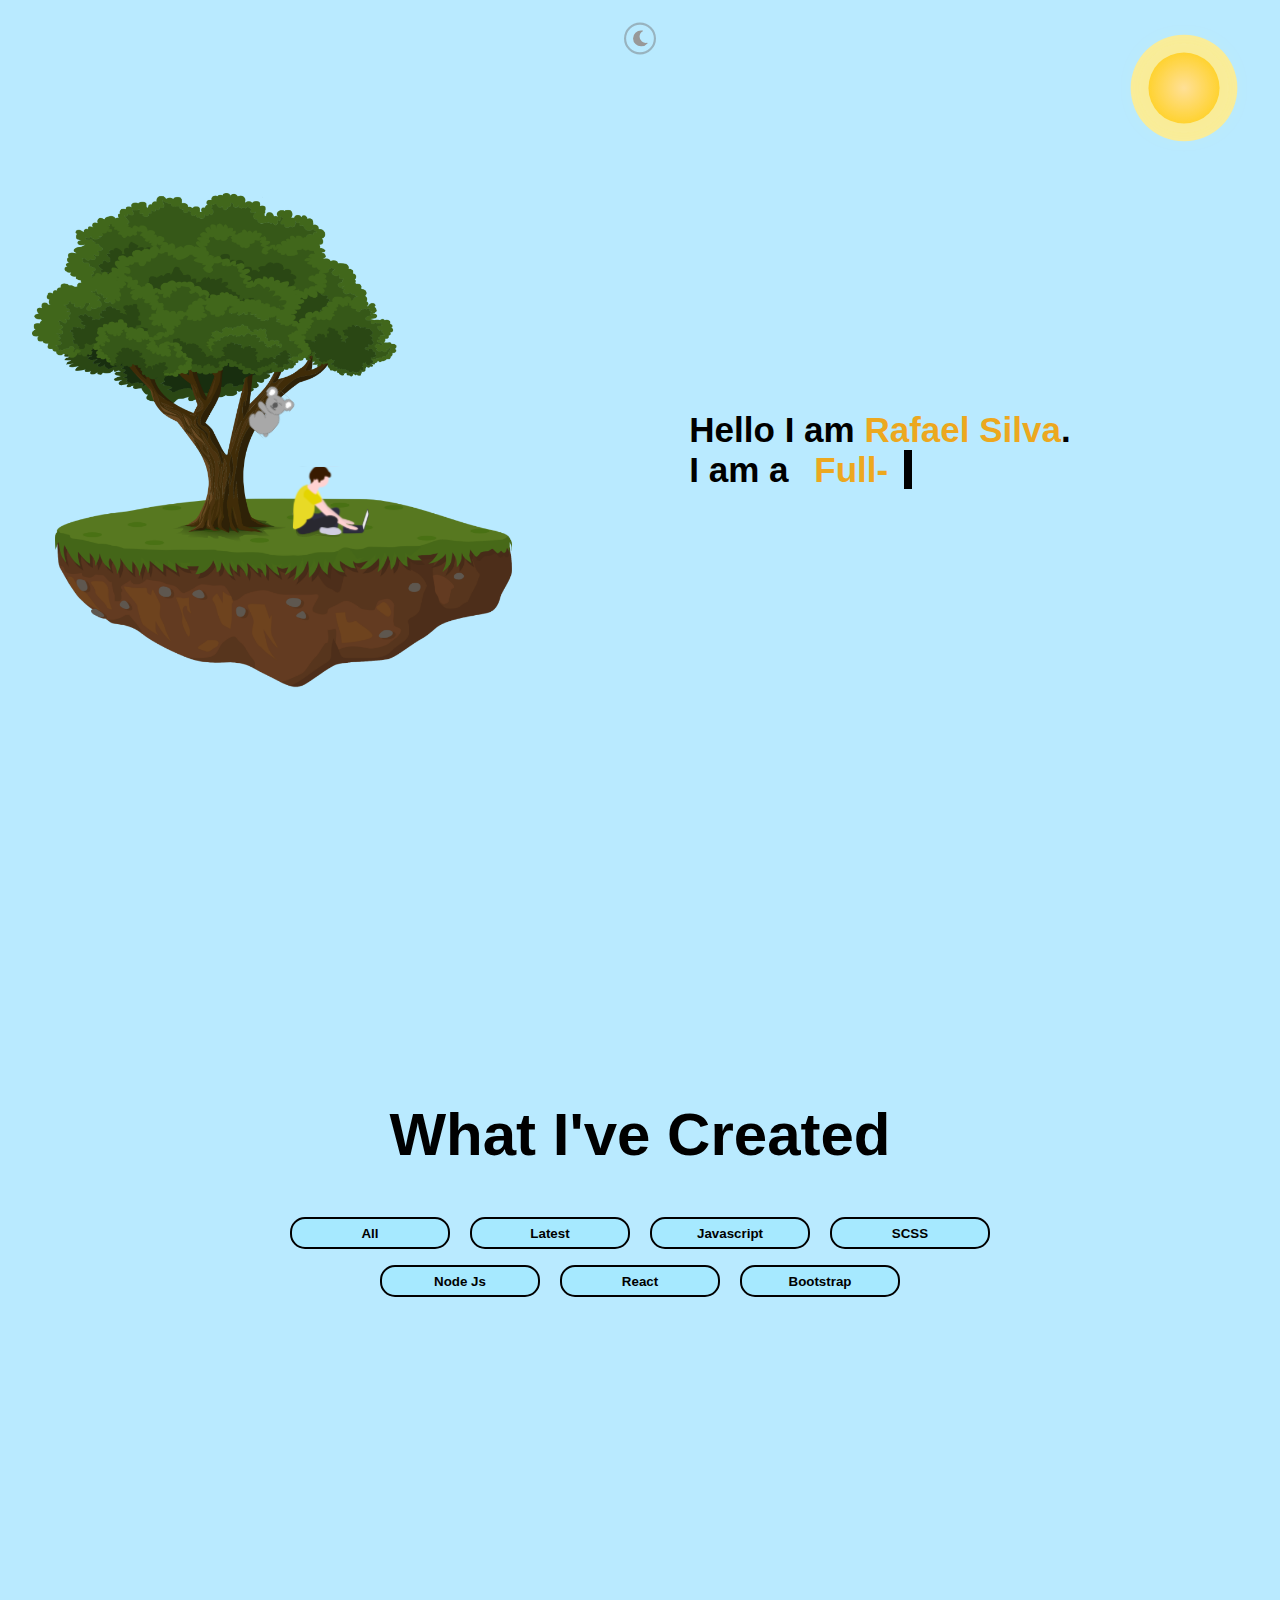
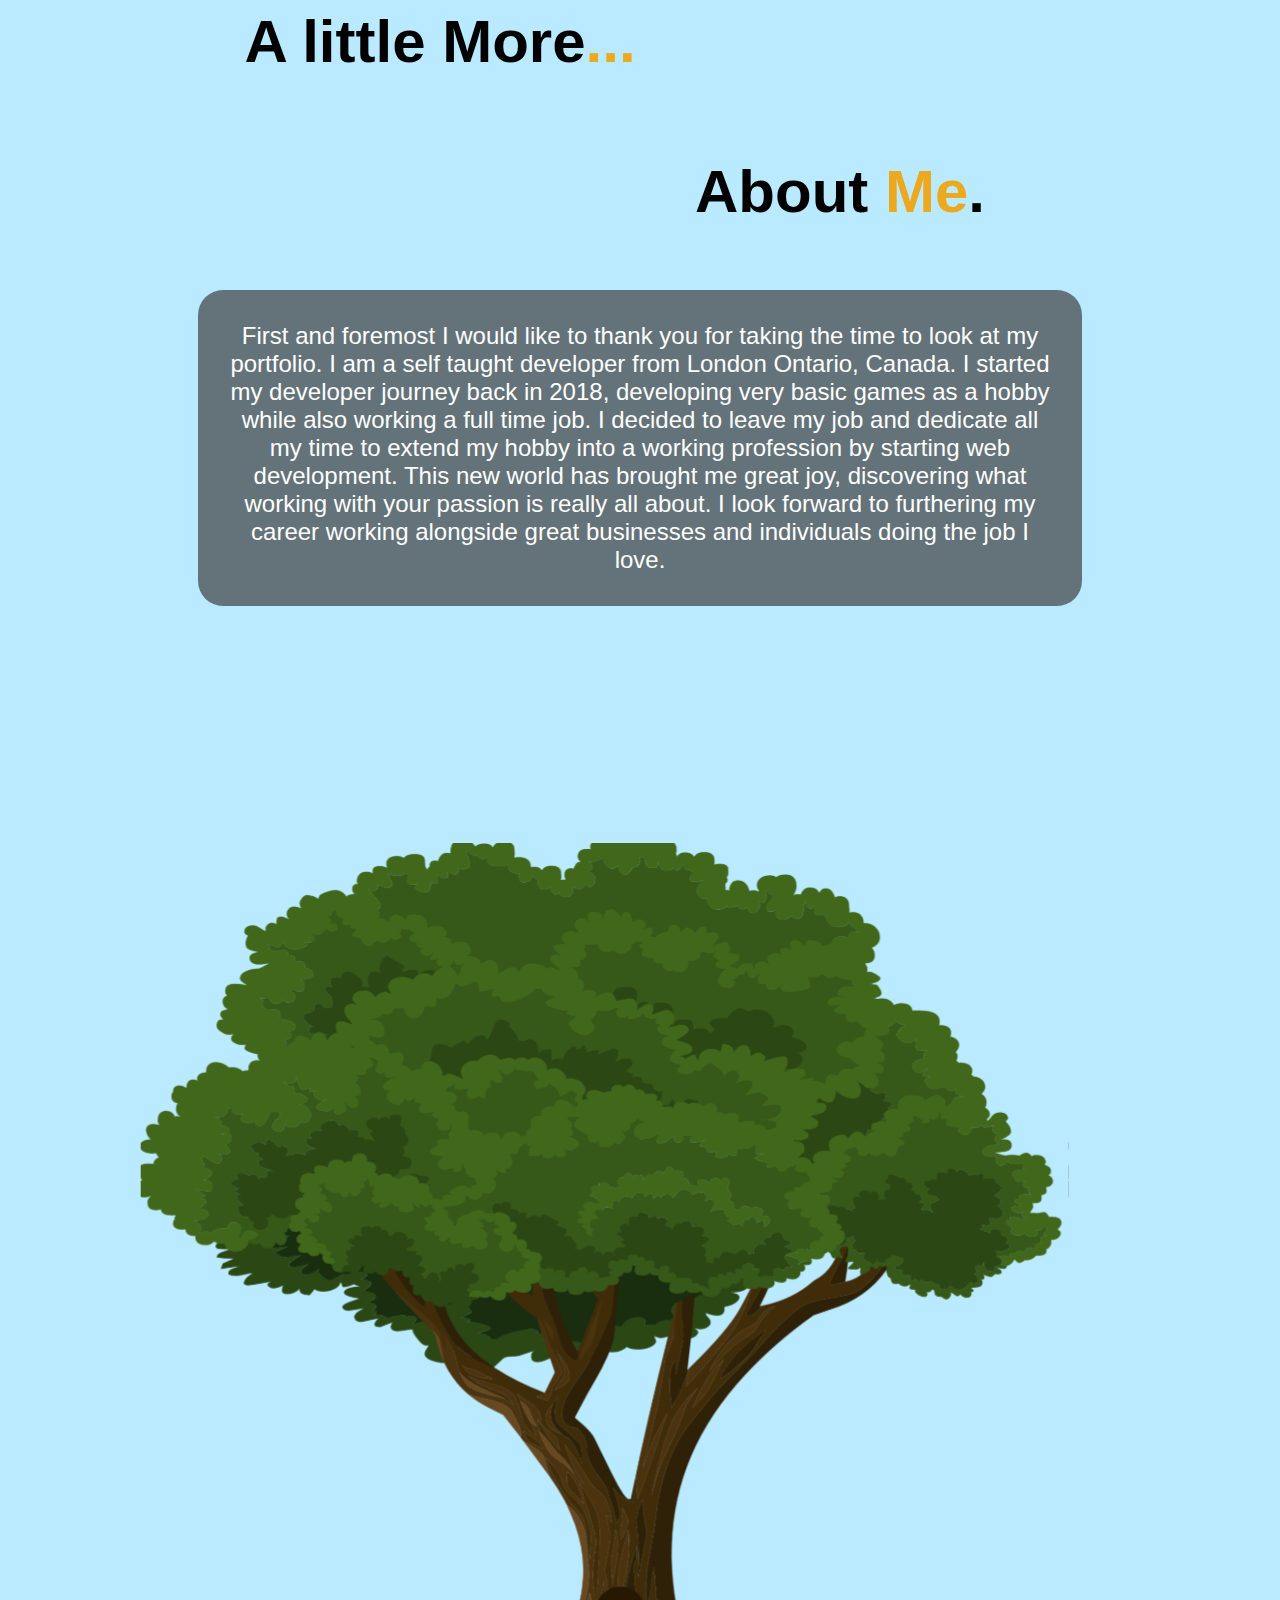
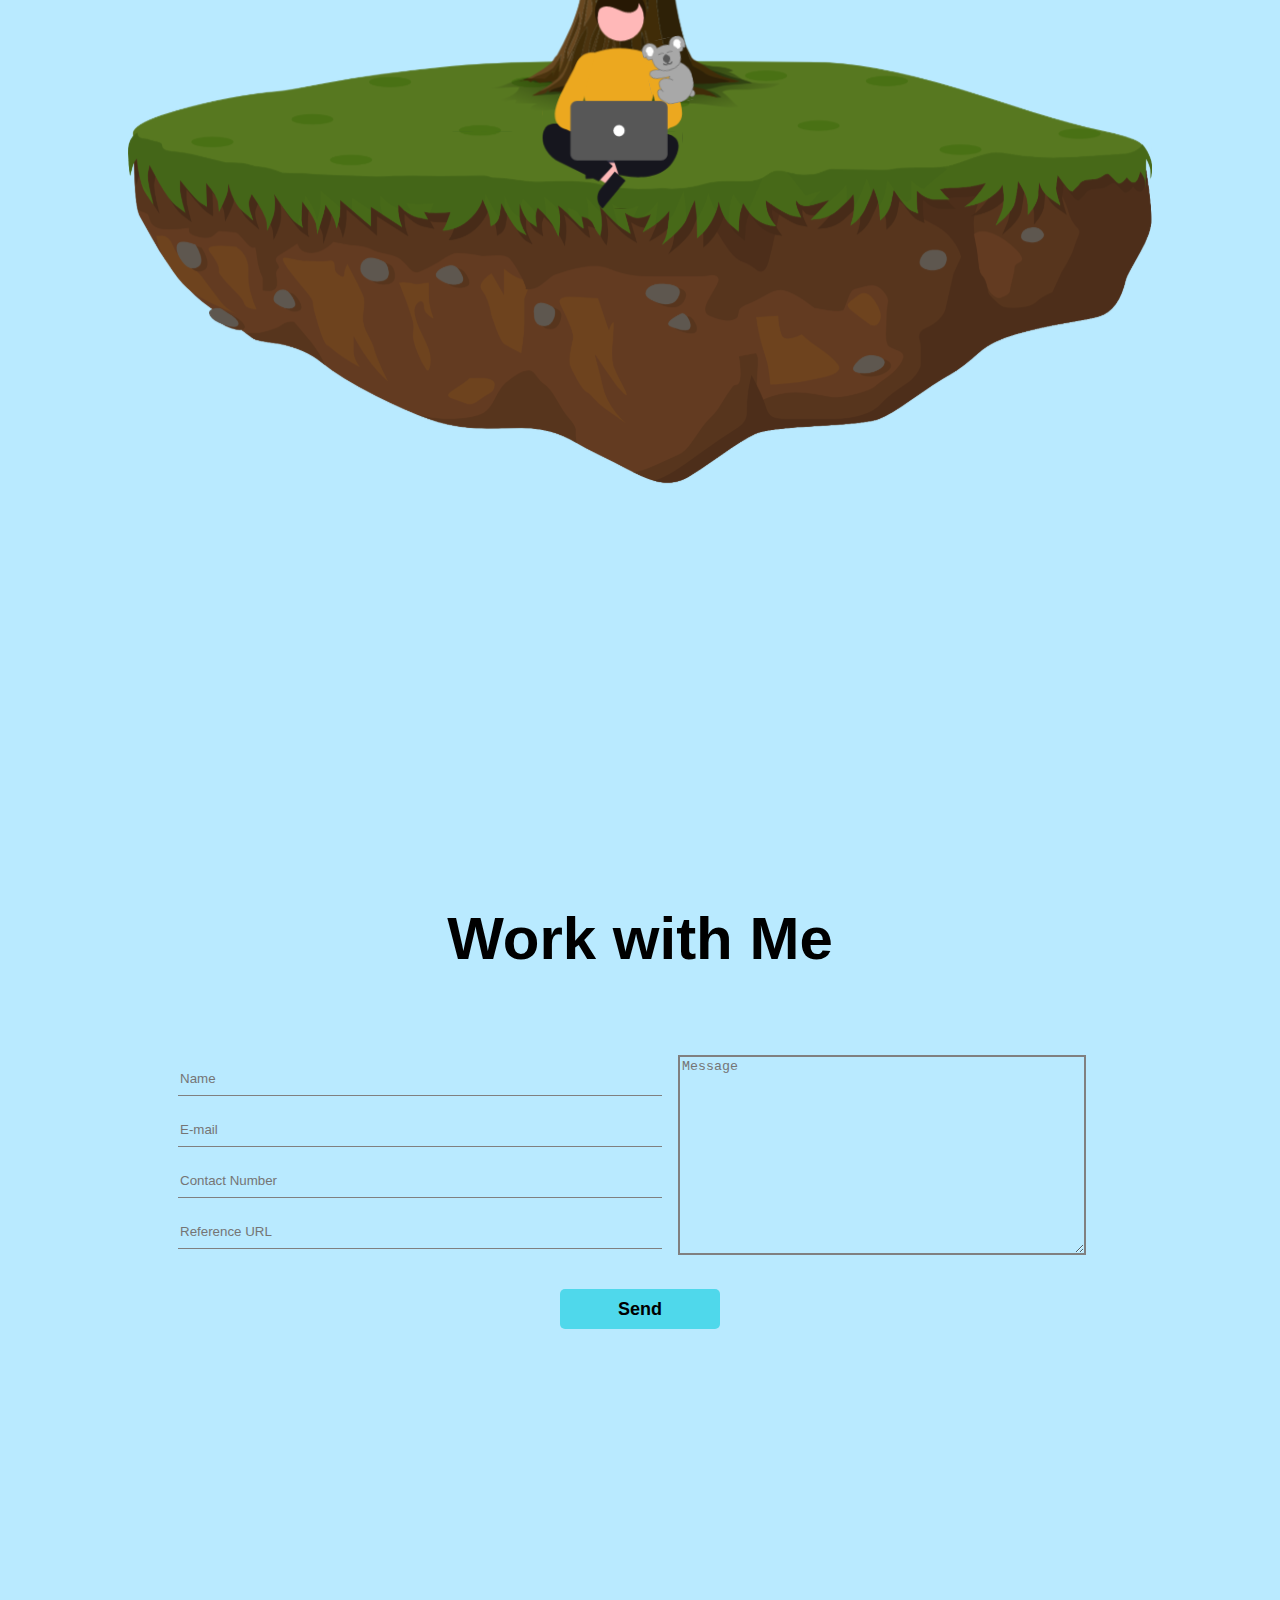
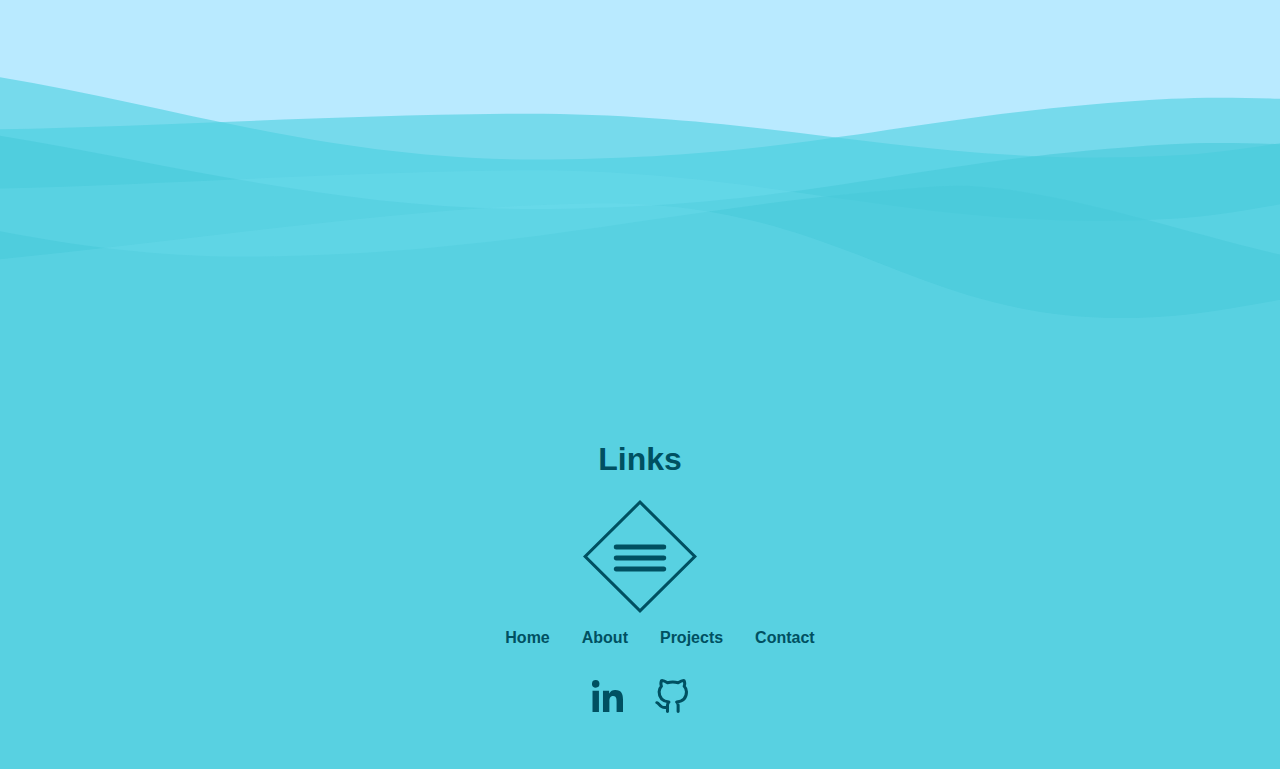
<file: index.html>
<!DOCTYPE html>
<html lang="en">
    <head>
        <title>Rafael Silva</title>
        <link rel="icon" href="./resources/icon.svg">
        <meta name="viewport" content="width=device-width, initial-scale=1, minimum-scale=1" />
        <link rel="stylesheet" href="css/style.css">
    </head>
    <body style="background-color: rgb(185, 234, 255);">

        <!--Main animation-->
        <div class="main-animation">
            <img src="resources/code-island2.svg" id="island" alt="code-island">
            <h1 id="main-heading" class="headings">Hello I am <span>Rafael Silva</span>. <br> I am a <span class="typing"></span></h1>
            <img src="resources/Sun.svg" alt="Sun-or-moon" id="moon-sun">

            <!--night mode button-->
            <svg xmlns="http://www.w3.org/2000/svg" width="45" height="45" viewBox="0 0 45 45" id="night-mode-button">
                <g id="night-mode" transform="translate(-2321 74)">
                  <g id="moon-ring" transform="translate(2321 -74)" fill="none" stroke="#707070" stroke-width="3" opacity="0.45">
                    <circle cx="22.5" cy="22.5" r="22.5" stroke="none"/>
                    <circle cx="22.5" cy="22.5" r="21" fill="none"/>
                  </g>
                  <path id="moon" d="M13.341,22.273a11.521,11.521,0,0,0,8.877-4.124.524.524,0,0,0-.516-.842A8.889,8.889,0,0,1,11.065,8.74,8.683,8.683,0,0,1,15.6,1.153a.519.519,0,0,0-.168-.967A11.816,11.816,0,0,0,13.341,0,11.284,11.284,0,0,0,1.913,11.136,11.284,11.284,0,0,0,13.341,22.273Z" transform="translate(2331.804 -62.773)" fill="#989898"/>
                </g>
              </svg>
            <!--assets-->

            <!--clouds-->
            <img src="resources/Cloud.svg" alt="cloud" class="clouds" id="cloud-1">
            <img src="resources/Cloud.svg" alt="cloud" class="clouds" id="cloud-2">

            

            <!--stars-->
              <img src="resources/star.svg" style="display: none;" alt="star" class="stars" id="star-1">
              <img src="resources/star.svg" style="display: none;" alt="star" class="stars" id="star-2">
              <img src="resources/star.svg" style="display: none;" alt="star" class="stars" id="star-3">
              <img src="resources/star.svg" style="display: none;" alt="star" class="stars" id="star-4">
              <img src="resources/star.svg" style="display: none;" alt="star" class="stars" id="star-5">
              <img src="resources/star.svg" style="display: none;" alt="star" class="stars" id="star-6">
              <img src="resources/star.svg" style="display: none;" alt="star" class="stars" id="star-7">
              <img src="resources/star.svg" style="display: none;" alt="star" class="stars" id="star-8">
              <img src="resources/star.svg" style="display: none;" alt="star" class="stars" id="star-9">
              <img src="resources/star.svg" style="display: none;" alt="star" class="stars" id="star-10">

        </div>

        


        <!--Projects-->
        <div class="projects-section">
            <h1 id="project-header" class="headings">What I've Created</h1>
            <div class="buttons">
                <div class="row-1">
                    <button id="all">All</button>
                    <button id="latest">Latest</button>
                    <button id="js-btn">Javascript</button>
                    <button id="sass-btn">SCSS</button>
                </div>
                <div class="row-2">
                    <button id="node-js">Node Js</button>
                    <button id="react">React</button>
                    <button id="bootstrap-btn">Bootstrap</button>
                </div>
            </div>
            <div class="projects-container">
                <div class="most-popular latest react project ">
                    <img class="sample-image" src = "/resources/fly-away-sample.PNG"></img>
                    <div class="project-info">
                        <a href="https://flyaway.rafaelsilvadev.me" target="_blank"><button>View</button></a>
                        <a href="https://github.com/RS9029/fly-away" target="_blank"><Img src = "/resources/github-white.svg"></Img></a>
                    </div>
                </div>
                <div class="latest project">
                    <img class="sample-image" src = "./resources/barber-kutz-thumbnail.PNG"></img>
                    <div class="project-info">
                        <a href="https://barberkutz.rafaelsilvadev.me" target="_blank"><button>View</button></a>
                        <a href="https://github.com/RS9029/barberKutz" target="_blank"><Img src = "/resources/github-white.svg"></Img></a>
                    </div>
                </div>
                <div class="js project">
                    <img class="sample-image" src = "/resources/marvel-tumbnail.jpg"></img>
                    <div class="project-info">
                        <a href="https://heroindex.rafaelsilvadev.me" target="_blank"><button>View</button></a>
                        <a href="https://github.com/RS9029/marvelHeroIndex" target="_blank"><Img src = "/resources/github-white.svg"></Img></a>
                    </div>
                </div>
                <div class="most-popular sass js nodeJs project">
                    <img class="sample-image" src = "resources/talkR-thumbnail.png"></img>
                    <div class="project-info">
                        <a href="https://talkr-chatapp.herokuapp.com/" target="_blank"><button>View</button></a>
                        <a href="https://github.com/RS9029/TalkR" target="_blank"><Img src = "/resources/github-white.svg"></Img></a>
                    </div>
                </div>
                <div class="js bootstrap project">
                    <img class="sample-image" src = "/resources/coming-soon.PNG"></img>
                    <div class="project-info">
                        <a href="" target="_blank"><button>View</button></a>
                        <a href=""><Img src = "/resources/github-white.svg"></Img></a>
                    </div>
                </div>
                <div class="react project">
                    <img class="sample-image" src = "/resources/coming-soon.PNG"></img>
                    <div class="project-info">
                        <a href="" target="_blank"><button>View</button></a>
                        <a href=""><Img src = "/resources/github-white.svg"></Img></a>
                    </div>
                </div>
                <div class="react project">
                    <img class="sample-image" src = "/resources/coming-soon.PNG"></img>
                    <div class="project-info">
                        <a href="" target="_blank"><button>View</button></a>
                        <a href=""><Img src = "/resources/github-white.svg"></Img></a>
                    </div>
                </div>
                <div class="most-popular htmlcss project">
                    <img class="sample-image" src = "/resources/coming-soon.PNG"></img>
                    <div class="project-info">
                        <a href="" target="_blank"><button>View</button></a>
                        <a href=""><Img src = "/resources/github-white.svg"></Img></a>
                    </div>
                </div>
            </div>
            <img src="resources/star.svg" style="display: none;" alt="star" class="stars" id="star-11">
            <img src="resources/star.svg" style="display: none;" alt="star" class="stars" id="star-12">
            <img src="resources/star.svg" style="display: none;" alt="star" class="stars" id="star-13">
            <img src="resources/star.svg" style="display: none;" alt="star" class="stars" id="star-14">
            <img src="resources/star.svg" style="display: none;" alt="star" class="stars" id="star-15">
            <img src="resources/star.svg" style="display: none;" alt="star" class="stars" id="star-16">
            <img src="resources/star.svg" style="display: none;" alt="star" class="stars" id="star-17">
            <img src="resources/star.svg" style="display: none;" alt="star" class="stars" id="star-18">
            <img src="resources/star.svg" style="display: none;" alt="star" class="stars" id="star-19">
            <img src="resources/star.svg" style="display: none;" alt="star" class="stars" id="star-20">
        </div>

        <!--Second Animation-->
        <div class="second-animation">
            <h1 class="about-header headings" id="about-1">A little More<span>...</span></h1>
            <h1 class="about-header headings" id="about-2">About <span>Me</span>.</h1>

            <img src="resources/star.svg" style="display: none;" alt="star" class="stars" id="star-21">
            <img src="resources/star.svg" style="display: none;" alt="star" class="stars" id="star-22">
            <img src="resources/star.svg" style="display: none;" alt="star" class="stars" id="star-23">
            <img src="resources/star.svg" style="display: none;" alt="star" class="stars" id="star-24">
            <img src="resources/star.svg" style="display: none;" alt="star" class="stars" id="star-25">
            <img src="resources/star.svg" style="display: none;" alt="star" class="stars" id="star-26">
            <img src="resources/star.svg" style="display: none;" alt="star" class="stars" id="star-27">
            <img src="resources/star.svg" style="display: none;" alt="star" class="stars" id="star-28">
            <img src="resources/star.svg" style="display: none;" alt="star" class="stars" id="star-29">
            <img src="resources/star.svg" style="display: none;" alt="star" class="stars" id="star-30">

            <img src="resources/Cloud.svg" alt="cloud" class="clouds" id="cloud-3">
            <img src="resources/Cloud.svg" alt="cloud" class="clouds" id="cloud-4">

            <!-- about container -->
                <p id="about-me">First and foremost I would like to thank you for taking the time to look at my portfolio. I am a self taught developer from London Ontario, Canada. I started my developer journey back in 2018, developing very basic games as a hobby while also working a full time job. I decided to leave my job and dedicate all my time to extend my hobby into a working profession by starting web development. This new world has brought me great joy, discovering what working with your passion is really all about. I look forward to furthering my career working alongside great businesses and individuals doing the job I love.</p>

        </div>

        <!--About-->
        <div class="about-container">
            <img src="resources/code-island-big.svg" alt="me sitting" id="man-sitting">
        </div>

        <!--Contact-->

            <!-- email form -->
        <div class="contact-container">
            <h1 id="wwm-header" class="headings">Work with Me</h1>
            <form action="contact.php" method="POST" class="contact-form">
                <div class="contact-wrapper">
                    <div class="inputs">
                        <input type="text" name="name" placeholder="Name" class="contact-input" required>
                        <input type="email" name="email" placeholder="E-mail" class="contact-input" required>
                        <input type="number" name="phoneNumber" placeholder="Contact Number" class="contact-input">
                        <input type="url" name="urls" placeholder="Reference URL" class="contact-input">
                    </div>
                    <textarea type="text" id="message-box" name="message" placeholder="Message" class="contact-input" required></textarea>

                </div>
                <button id="submit-btn" type="submit" >Send</button>
            </form>

            <img src="resources/star.svg" style="display: none;" alt="star" class="stars" id="star-31">
            <img src="resources/star.svg" style="display: none;" alt="star" class="stars" id="star-32">
            <img src="resources/star.svg" style="display: none;" alt="star" class="stars" id="star-33">
            <img src="resources/star.svg" style="display: none;" alt="star" class="stars" id="star-34">
            <img src="resources/star.svg" style="display: none;" alt="star" class="stars" id="star-35">
            <img src="resources/star.svg" style="display: none;" alt="star" class="stars" id="star-36">
            <img src="resources/star.svg" style="display: none;" alt="star" class="stars" id="star-37">
            <img src="resources/star.svg" style="display: none;" alt="star" class="stars" id="star-38">
            <img src="resources/star.svg" style="display: none;" alt="star" class="stars" id="star-39">
            <img src="resources/star.svg" style="display: none;" alt="star" class="stars" id="star-40">

            <img src="resources/Cloud.svg" alt="cloud" class="clouds" id="cloud-5">
            <img src="resources/Cloud.svg" alt="cloud" class="clouds" id="cloud-6">
        </div>

        <!--Footer-->
        <footer id="footer">
            <svg id="waves-container" xmlns="http://www.w3.org/2000/svg"  viewBox="0 0 3000 700" preserveAspectRatio = "xMidYMid slice">
                <g id="waves" transform="translate(54.26 -399.786)">
                    <path class="waves" id="wave-6" d="M637.467,407.842C454.288,404.967,108.6,501.56-54.25,468.777v631H2945.74V444.546c0,131.365-3.6-6.419-7.916-7.129-154.173-25.371-275.231,38.055-430.125,34.851-128.255-2.654-417.234-31.15-545.836-24.061-251.47,13.861-340.117,55.941-603.148,59.008-273.993,3.191-449.648-90.387-721.274-99.372Z" transform="translate(0 0)" fill="rgba(77,208,225,0.62)" fill-rule="evenodd"/>
                    <path class="waves" id="wave-5" d="M19.067,399.858c-40.5-.529-73.318,1.925-73.318,4.335v695.579h2999.99V459.62c0,128.342-3.6-6.271-7.915-6.965-154.173-24.787-265.35-23.7-420.261-26.835-128.255-2.593-421.18,70.456-549.782,77.378-251.469,13.542-389-43.347-652.024-40.354-273.993,3.118-454.92,22.523-726.512,13.743-188.25-6.086-405.057-60.5-494.409-71.9-24.405-3.115-51.475-4.507-75.777-4.824Z" transform="translate(0 0)" fill="rgba(77,208,225,0.62)" fill-rule="evenodd"/>
                    <path class="waves" id="wave-4" d="M583.581,460.168c-184.835,2.585-480.089,87.939-637.84,54.143v585.474H2945.73V488.55c0,139.8-3.6-6.828-7.915-7.584-154.173-27-275.231,40.489-430.125,37.076-128.255-2.825-417.234-33.139-545.836-25.6-251.47,14.75-340.117,59.535-603.148,62.8-273.993,3.4-486.008-85.477-757.6-95.041q-8.587-.143-17.541-.011Z" transform="translate(0 0)" fill="rgba(72,201,218,0.62)" fill-rule="evenodd"/>
                    <path class="waves" id="wave-3" d="M19.067,478.914c-40.5-.612-73.318,2.231-73.318,5.019v649.743h2999.99V548.045c0,148.484-3.6-7.242-7.915-8.044-154.173-28.678-265.35-27.424-420.261-31.048-128.255-3-421.18,81.518-549.782,89.528-251.469,15.667-389-50.152-652.024-46.688-273.993,3.607-454.92,26.049-726.512,15.891-188.25-7.04-405.057-69.986-494.409-83.18-24.405-3.6-51.475-5.222-75.777-5.589Z" transform="translate(0 -33.905)" fill="rgba(116,225,239,0.25)" fill-rule="evenodd"/>
                    <path class="waves" id="wave-2" d="M336.213,513.668C153.034,510.1,108.59,640.988-54.253,600.344v523.209h2999.99V570.276c0,162.865-3.65-7.546-7.916-8.832-422.574-127.478-437.83,67.093-735.339,79.816-128.221,5.484-337.415-92.936-465.99-84.144C1485.023,574.3,1339.08,621.5,1076.06,625.3c-273.993,3.956-468.246-100.506-739.872-111.65Z" transform="translate(0 -23.773)" fill="rgba(72,201,218,0.62)" fill-rule="evenodd"/>
                    <path class="waves" id="wave-1" d="M258,542.962c-28.465-1.252-312.25,84.222-312.25,89.476V1197.8h2999.99V718.7c0,199.774-3.6-9.75-7.915-10.829-154.173-38.583-265.351-36.906-420.261-41.782-128.255-4.036-423.067,80.213-551.669,91-251.469,21.079-307.228-113.815-570.272-109.153-273.993,4.853-623.37,81.409-894.961,67.747-74.621-6.849-623.233-101.82-247.7-166.368,7.927-4.2,9.073-6.162,5.007-6.341Z" transform="translate(0 -98.023)" fill="rgba(116,225,239,0.25)" fill-rule="evenodd"/>
                </g>
            </svg>

            <!-- fishes -->

            <img src="resources/fish.svg" alt="fish" id="fish-1" class="fish">
            <img src="resources/fish.svg" alt="fish" id="fish-2" class="fish">
            <img src="resources/fish.svg" alt="fish" id="fish-3" class="fish">

            <div class="links">
                <h1>Links</h1>
                <img src="resources/links-symbol.svg" alt="links">
                <ul id="footer-links">
                    <li><a href="#">Home</a></li>
                    <li><a href="#">About</a></li>
                    <li><a href="#">Projects</a></li>
                    <li><a href="#">Contact</a></li>
                </ul>
                <ul id="footer-icons">
                    <li><a href="https://www.linkedin.com/in/rafaelsilvadev/" target="_blank"><img src="resources/linkedin.svg" alt="linked-in-icon"></a></li>
                    <li><a href="https://github.com/RS9029" target="_blank"><img src="resources/github.svg" alt="github-icon"></a></li>
                </ul>
            </div>
              
        </footer>
        
        <script src="scripts/script.js"></script>
    </body>
</html>
</file>
<file: css/style.css>
/* ANIMATIONS */
@keyframes shine {
  0% {
    transform: scale(0.5);
  }
  50% {
    transform: scale(1.5);
  }
  100% {
    transform: scale(0.5);
  }
}
@keyframes leaf {
  0% {
    left: 20rem;
    transform: rotateX(0deg);
  }
  20% {
    transform: rotateX(360deg);
  }
  40% {
    transform: rotateX(0deg);
  }
  60% {
    transform: rotateX(360deg);
  }
  80% {
    transform: rotateZ(0deg);
  }
  100% {
    left: 100%;
    transform: rotateX(360deg);
  }
}
@keyframes blink {
  0% {
    opacity: 0;
  }
  50% {
    opacity: 1;
  }
  100% {
    opacity: 0;
  }
}
@keyframes float {
  0% {
    left: -30rem;
  }
  100% {
    left: 100%;
  }
}
@keyframes bounce {
  0% {
    transform: translateY(0px);
  }
  50% {
    transform: translateY(-10px);
  }
  100% {
    transform: translateY(0px);
  }
}
@keyframes bounceDeep {
  0% {
    transform: translateY(0px);
  }
  50% {
    transform: translateY(25px);
  }
  100% {
    transform: translateY(0px);
  }
}
body {
  margin: 0;
  padding: 0;
  overflow-x: hidden;
  display: flex;
  flex-direction: column;
  align-items: center;
}

.headings {
  font-family: sans-serif;
}

.main-animation {
  width: 100vw;
  height: 100vh;
  display: flex;
  align-items: center;
  justify-content: center;
  max-height: 100vh;
  position: relative;
}

#island {
  width: 40rem;
  position: absolute;
  left: 2.5%;
  z-index: 10;
  max-height: 100%;
  animation: bounce 2s ease-in-out infinite;
}

#main-heading {
  font-family: sans-serif;
}
#main-heading span {
  color: #ECA81F;
}

#moon-sun {
  width: 15rem;
  position: absolute;
  right: 1rem;
  top: 0.5rem;
  z-index: -4;
}

#night-mode-button {
  width: 2rem;
  position: absolute;
  top: 1rem;
  z-index: 5;
}

.typing {
  font-family: sans-serif;
  position: relative;
  margin-left: 1rem;
}

.typing::after {
  content: "";
  width: 0.5rem;
  height: 100%;
  position: absolute;
  margin-left: 1rem;
  background-color: black;
  animation: blink 400ms linear infinite;
}

.clouds {
  position: absolute;
  left: -30rem;
  z-index: -3;
}

#cloud-1 {
  width: 20rem;
  top: 3rem;
  animation: float 35s linear infinite;
}

#cloud-2 {
  width: 15rem;
  top: 10rem;
  animation: float 35s linear infinite;
  animation-delay: 10s;
}

#cloud-3 {
  width: 20rem;
  top: -5rem;
  animation: float 20s linear infinite;
}

#cloud-4 {
  width: 15rem;
  top: 25rem;
  animation: float 30s linear infinite;
  animation-delay: 10s;
}

#cloud-5 {
  width: 20rem;
  top: -5rem;
  animation: float 25s linear infinite;
}

#cloud-6 {
  width: 15rem;
  top: 5rem;
  animation: float 35s linear infinite;
  animation-delay: 10s;
}

.stars {
  position: absolute;
  animation: shine 3s ease-in-out infinite;
  z-index: -4;
  width: 0.5rem;
}

#star-1 {
  top: 2rem;
  left: 25rem;
}

#star-2 {
  top: 10rem;
  left: 40rem;
}

#star-3 {
  bottom: 4rem;
  left: 50rem;
}

#star-4 {
  bottom: 10rem;
  right: 50rem;
}

#star-5 {
  bottom: 25rem;
  left: 70rem;
}

#star-6 {
  top: 20rem;
  right: 10rem;
}

#star-7 {
  top: 15rem;
  right: 60rem;
}

#star-8 {
  bottom: 2rem;
  right: 4rem;
}

#star-9 {
  bottom: 30rem;
  left: 4rem;
}

#star-10 {
  bottom: 20rem;
  right: 25rem;
}

#star-11 {
  top: 2rem;
  left: 25rem;
}

#star-12 {
  top: 10rem;
  left: 40rem;
}

#star-13 {
  bottom: 4rem;
  left: 50rem;
}

#star-14 {
  bottom: 10rem;
  right: 50rem;
}

#star-15 {
  bottom: 25rem;
  left: 70rem;
}

#star-16 {
  top: 20rem;
  right: 10rem;
}

#star-17 {
  top: 15rem;
  right: 60rem;
}

#star-18 {
  bottom: 2rem;
  right: 4rem;
}

#star-19 {
  bottom: 30rem;
  left: 4rem;
}

#star-20 {
  bottom: 20rem;
  right: 25rem;
}

#star-21 {
  top: 2rem;
  left: 25rem;
}

#star-22 {
  top: 10rem;
  left: 40rem;
}

#star-23 {
  bottom: 4rem;
  left: 50rem;
}

#star-24 {
  bottom: 10rem;
  right: 50rem;
}

#star-25 {
  bottom: 25rem;
  left: 70rem;
}

#star-26 {
  top: 20rem;
  right: 10rem;
}

#star-27 {
  top: 15rem;
  right: 60rem;
}

#star-28 {
  bottom: 2rem;
  right: 4rem;
}

#star-29 {
  bottom: 30rem;
  left: 4rem;
}

#star-30 {
  bottom: 20rem;
  right: 25rem;
}

#star-31 {
  top: 2rem;
  left: 25rem;
}

#star-32 {
  top: 10rem;
  left: 40rem;
}

#star-33 {
  bottom: 4rem;
  left: 50rem;
}

#star-34 {
  bottom: 10rem;
  right: 50rem;
}

#star-35 {
  bottom: 25rem;
  left: 70rem;
}

#star-36 {
  top: 20rem;
  right: 10rem;
}

#star-37 {
  top: 15rem;
  right: 60rem;
}

#star-38 {
  bottom: 2rem;
  right: 4rem;
}

#star-39 {
  bottom: 30rem;
  left: 4rem;
}

#star-40 {
  bottom: 20rem;
  right: 25rem;
}

.resume-container {
  width: 60%;
  max-width: 30rem;
  height: 10rem;
  display: flex;
  flex-direction: column;
  justify-content: center;
  align-items: center;
  margin-top: 10rem;
  background-color: rgba(231, 231, 231, 0.6);
  border-radius: 20px;
  padding: 2rem;
  text-align: center;
  animation: bounceDeep 3s linear infinite;
}
.resume-container h1 {
  font: bold 35px sans-serif;
}
.resume-container a {
  text-decoration: none;
}
.resume-container button {
  width: 10rem;
  height: 3rem;
  display: flex;
  align-items: center;
  justify-content: center;
  font: 18px sans-serif;
  background-color: #a6e9ff;
  border-radius: 15px;
}
.resume-container button img {
  transform: scale(0.7);
}

#project-header {
  font-size: 60px;
}

.projects-section {
  width: 100vw;
  height: auto;
  display: flex;
  flex-direction: column;
  align-items: center;
  margin: 10rem 0rem;
  position: relative;
}

.buttons {
  display: flex;
  flex-direction: column;
  align-items: center;
}
.buttons button {
  width: 10rem;
  height: 2rem;
  background-color: #a6e9ff;
  border: black 2px solid;
  border-radius: 15px;
  margin: 0.5rem;
  font-weight: bold;
  cursor: pointer;
}
.buttons button:focus {
  outline: none;
}

.projects-container {
  width: 80%;
  height: auto;
  margin-top: 3rem;
  display: grid;
  grid-template-columns: 1fr 1fr 1fr;
  grid-template-rows: auto;
  grid-gap: 1rem;
}
.projects-container .project {
  width: 100%;
  height: 20rem;
  border: solid 1px black;
  display: none;
  justify-self: center;
  position: relative;
}
.projects-container .project:hover .project-info {
  transform: scaleY(1);
}
.projects-container .active {
  display: flex;
  align-items: flex-end;
}

.project-info {
  width: 100%;
  height: 4rem;
  display: flex;
  align-items: center;
  justify-content: space-between;
  background-color: rgba(64, 64, 64, 0.9);
  transform: scaleY(0);
  transform-origin: bottom;
  transition: all ease 0.2s;
}
.project-info button {
  width: 6rem;
  height: 2rem;
  margin-left: 2rem;
  cursor: pointer;
  background-color: transparent;
  color: white;
  border-radius: 5px;
  border: 2px solid white;
  font-weight: bold;
}
.project-info img {
  margin-right: 2rem;
}

.sample-image {
  width: 100%;
  height: 100%;
  object-fit: cover;
  position: absolute;
  z-index: -1;
}

.second-animation {
  width: 80vw;
  height: 50vh;
  display: flex;
  flex-direction: column;
  justify-content: center;
  align-items: center;
  margin: 10rem 0rem;
  position: relative;
}

.about-header {
  font-size: 80px;
}

#about-1 {
  margin-right: 40rem;
}
#about-1 span {
  color: #ECA81F;
}

#about-2 {
  margin-left: 40rem;
}
#about-2 span {
  color: #ECA81F;
}

.about-container {
  width: 100vw;
  height: auto;
  display: flex;
  flex-direction: column;
  align-items: center;
  margin: 10rem 0rem;
  position: relative;
  animation: bounce 3s linear infinite;
}

#about-me {
  width: 60%;
  max-height: 20rem;
  font-size: 24px;
  font-family: sans-serif;
  color: white;
  text-align: center;
  padding: 2rem;
  background-color: rgba(64, 64, 64, 0.7);
  border-radius: 25px;
}

#man-sitting {
  width: 80%;
}

.contact-container {
  width: 100vw;
  height: auto;
  display: flex;
  flex-direction: column;
  align-items: center;
  margin: 10rem 0rem;
  position: relative;
}

.contact-form {
  width: 80%;
  height: auto;
  display: flex;
  flex-direction: column;
  justify-content: center;
  align-items: center;
}

.contact-wrapper {
  width: 100%;
  display: flex;
  justify-content: center;
  align-items: center;
}
.contact-wrapper .inputs {
  display: flex;
  flex-direction: column;
}
.contact-wrapper .inputs input {
  margin: 0.5rem 0rem;
  width: 30rem;
  height: 2rem;
  background-color: transparent;
  border: none;
  border-bottom: 1px solid grey;
  color: black;
}

.contact-night {
  color: white !important;
  border-color: white !important;
}
.contact-night::placeholder {
  color: white !important;
}

#message-box {
  width: 25rem;
  height: 12rem;
  margin: 0rem 1rem;
  background-color: transparent;
  border: 2px solid grey;
}

#submit-btn {
  width: 10rem;
  height: 2.5rem;
  margin-top: 2rem;
  background-color: #4fd8eb;
  border: none;
  cursor: pointer;
  font-weight: bold;
  font-size: 18px;
  border-radius: 5px;
}
#submit-btn:hover {
  background-color: #75ddff;
}

#wwm-header {
  font-size: 60px;
  margin: 5rem 0rem;
}

#footer {
  width: 100vw;
  height: auto;
  margin-top: 10rem;
  display: flex;
  justify-content: center;
  align-items: center;
  position: relative;
}

.fish {
  width: 4rem;
  position: absolute;
  left: -5rem;
  animation: float 15s linear infinite;
}

#fish-1 {
  bottom: 4rem;
  animation-delay: 1s;
}

#fish-2 {
  bottom: 8rem;
}

#fish-3 {
  bottom: 12rem;
  animation-delay: 2s;
}

.links {
  display: flex;
  flex-direction: column;
  align-items: center;
  justify-content: flex-end;
  position: absolute;
  bottom: 5%;
  color: #005061;
  font-family: sans-serif;
}
.links ul {
  display: flex;
  align-items: center;
  list-style-type: none;
}
.links ul li {
  margin: 0rem 1rem;
  font-weight: bold;
  font-family: sans-serif;
}
.links ul li a {
  cursor: pointer;
  text-decoration: none;
  color: #005061;
}

#footer-icons {
  padding: 0;
}

#waves-container {
  width: 100vw;
  height: 80vh;
  min-height: 35rem;
}

#waves {
  width: 100%;
  height: 100%;
}

#wave-1 {
  animation: bounceDeep 3s linear infinite;
}

#wave-2 {
  animation: bounceDeep 6s linear infinite;
}

#wave-3 {
  animation: bounceDeep 9s linear infinite;
}

#wave-4 {
  animation: bounceDeep 6s linear infinite;
}

#wave-5 {
  animation: bounceDeep 3s linear infinite;
}

#wave-6 {
  animation: bounceDeep 9s linear infinite;
}

@media screen and (max-width: 425px) {
  .main-animation {
    height: 50vh;
    justify-content: center;
  }

  #island {
    width: 15rem;
  }

  #main-heading {
    font-size: 20px;
    margin-top: 30rem;
  }

  #moon-sun {
    width: 5rem;
  }

  .clouds {
    transform: scale(0.5);
  }

  .leaves {
    display: none;
  }

  #project-header {
    font-size: 40px;
    text-align: center;
  }

  .projects-container {
    grid-template-columns: 1fr;
  }

  .buttons button {
    width: 4rem;
    margin: 0.5rem 0.1rem;
    font-size: 10px;
  }

  .second-animation {
    margin: 3rem 0rem;
  }

  .about-header {
    font-size: 30px;
  }

  #about-1 {
    margin-right: 10rem;
  }

  #about-2 {
    margin-left: 10rem;
  }

  #about-me {
    width: 80%;
    font-size: 12px;
  }

  #wwm-header {
    font-size: 40px;
  }

  .contact-wrapper {
    flex-direction: column;
  }

  .contact-form .inputs input, #message-box {
    width: 15rem;
  }
}
@media screen and (min-width: 426px) and (max-width: 769px) {
  #island {
    width: 20rem;
  }

  #main-heading {
    font-size: 25px;
    margin-top: 40rem;
  }

  #moon-sun {
    width: 10rem;
  }

  .clouds {
    transform: scale(0.7);
  }

  .leaves {
    display: none;
  }

  #project-header {
    font-size: 40px;
  }

  .buttons button {
    width: 4.5rem;
    font-size: 11px;
    margin: 0.5rem 0.1rem;
  }

  .projects-container {
    grid-template-columns: 1fr 1fr;
  }

  .about-header {
    font-size: 40px;
  }

  #about-1 {
    margin-right: 15rem;
  }

  #about-2 {
    margin-left: 15rem;
  }

  #about-me {
    width: 80%;
    font-size: 16px;
  }

  #wwm-header {
    font-size: 40px;
  }

  .contact-wrapper {
    flex-direction: column;
  }
  .contact-wrapper .inputs input {
    width: 25rem;
  }
}
@media screen and (min-width: 770px) and (max-width: 1025px) {
  #island {
    width: 25rem;
  }

  #main-heading {
    margin-left: 25rem;
  }

  #moon-sun {
    width: 10rem;
  }

  .leaves {
    display: none;
  }

  .buttons button {
    width: 8rem;
  }

  .projects-container {
    grid-template-columns: 1fr 1fr;
  }

  .about-header {
    font-size: 50px;
  }

  #about-1 {
    margin-right: 18rem;
  }

  #about-2 {
    margin-left: 18rem;
  }

  #about-me {
    width: 80%;
    font-size: 18px;
  }

  .contact-wrapper {
    flex-direction: column;
  }
}
@media screen and (min-width: 1026px) and (max-width: 1441px) {
  #island {
    width: 30rem;
  }

  #main-heading {
    margin-left: 30rem;
    font-size: 35px;
  }

  #moon-sun {
    width: 10rem;
  }

  .about-header {
    font-size: 60px;
  }

  #about-1 {
    margin-right: 25rem;
  }

  #about-2 {
    margin-left: 25rem;
  }

  #about-me {
    width: 80%;
  }
}
@media screen and (min-width: 1442px) and (max-width: 2561px) {
  #main-heading {
    font-size: 60px;
    margin-left: 40rem;
  }

  .projects-container {
    grid-template-columns: 1fr 1fr 1fr 1fr;
  }
}
@media screen and (max-width: 340px) {
  .buttons button {
    width: 3.3rem;
    margin: 0.5rem 0.1rem;
    font-size: 8px;
  }
}

/*# sourceMappingURL=style.css.map */
</file>
